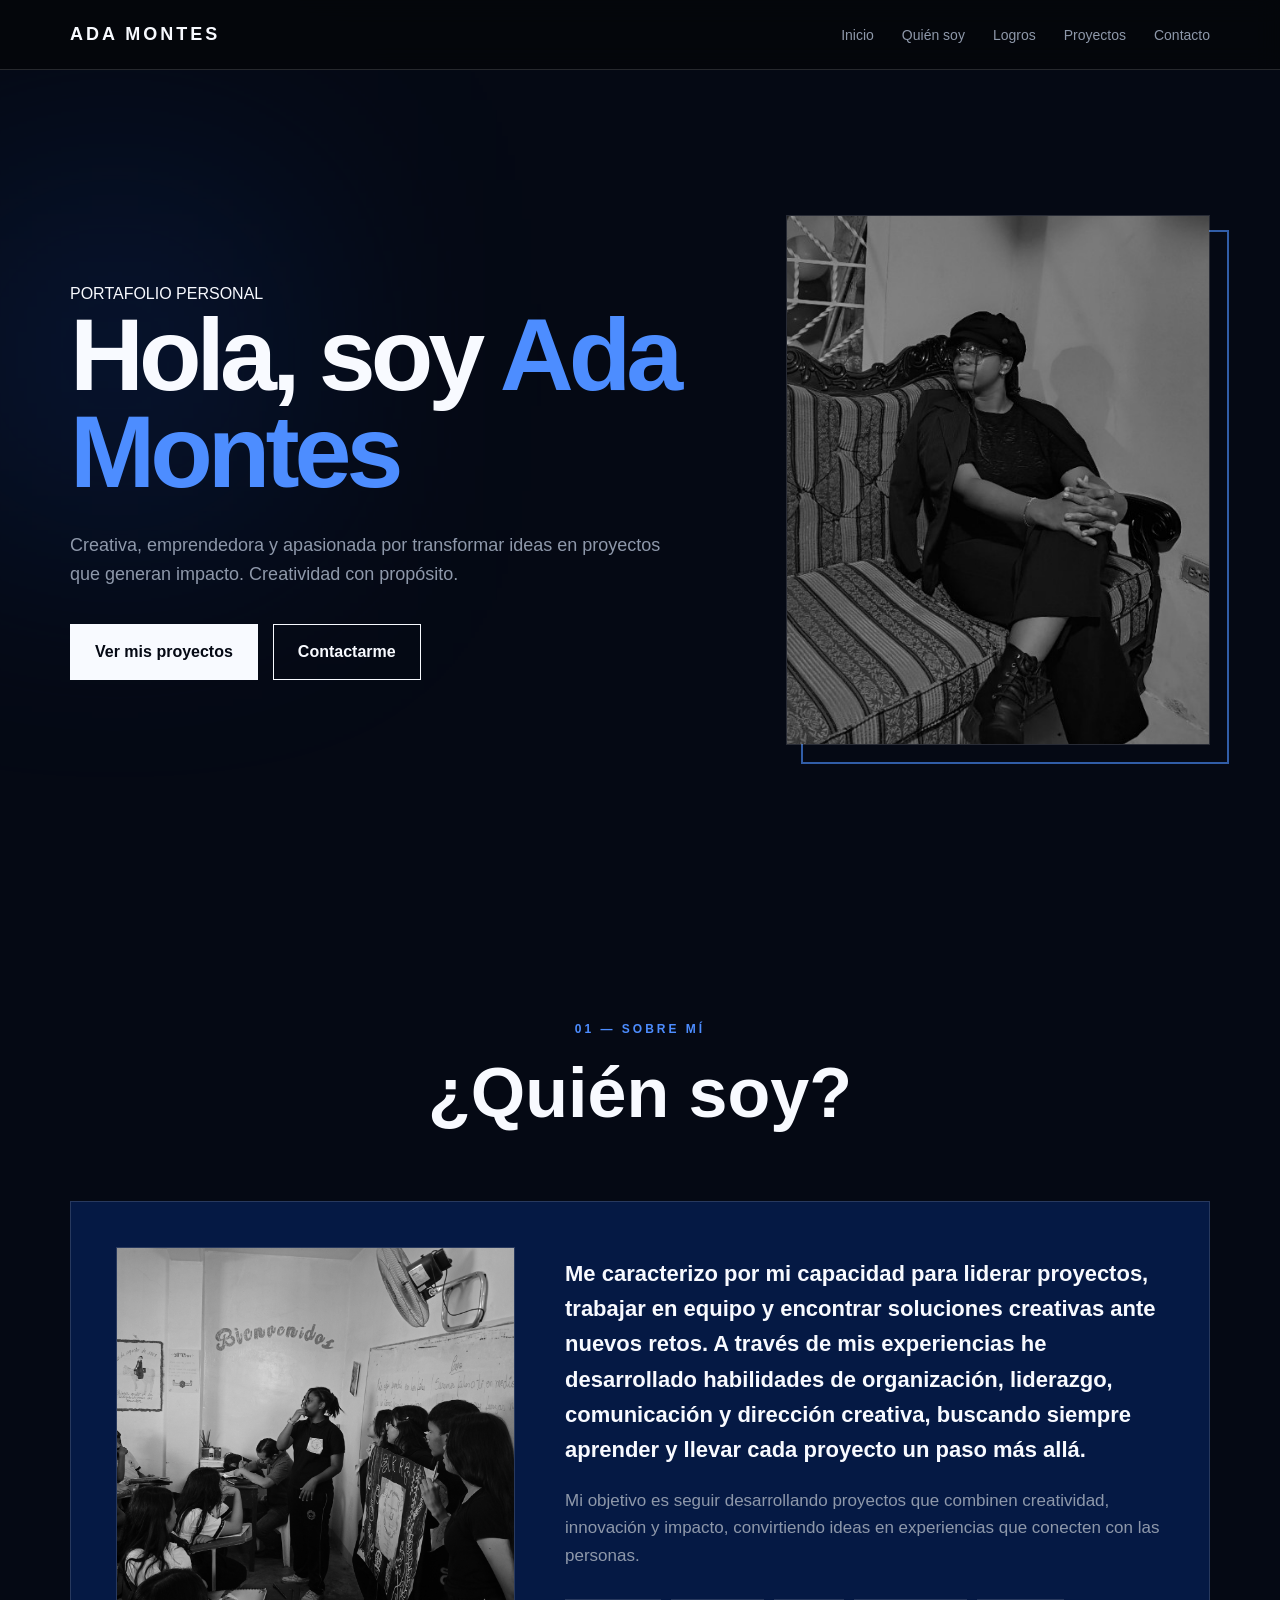
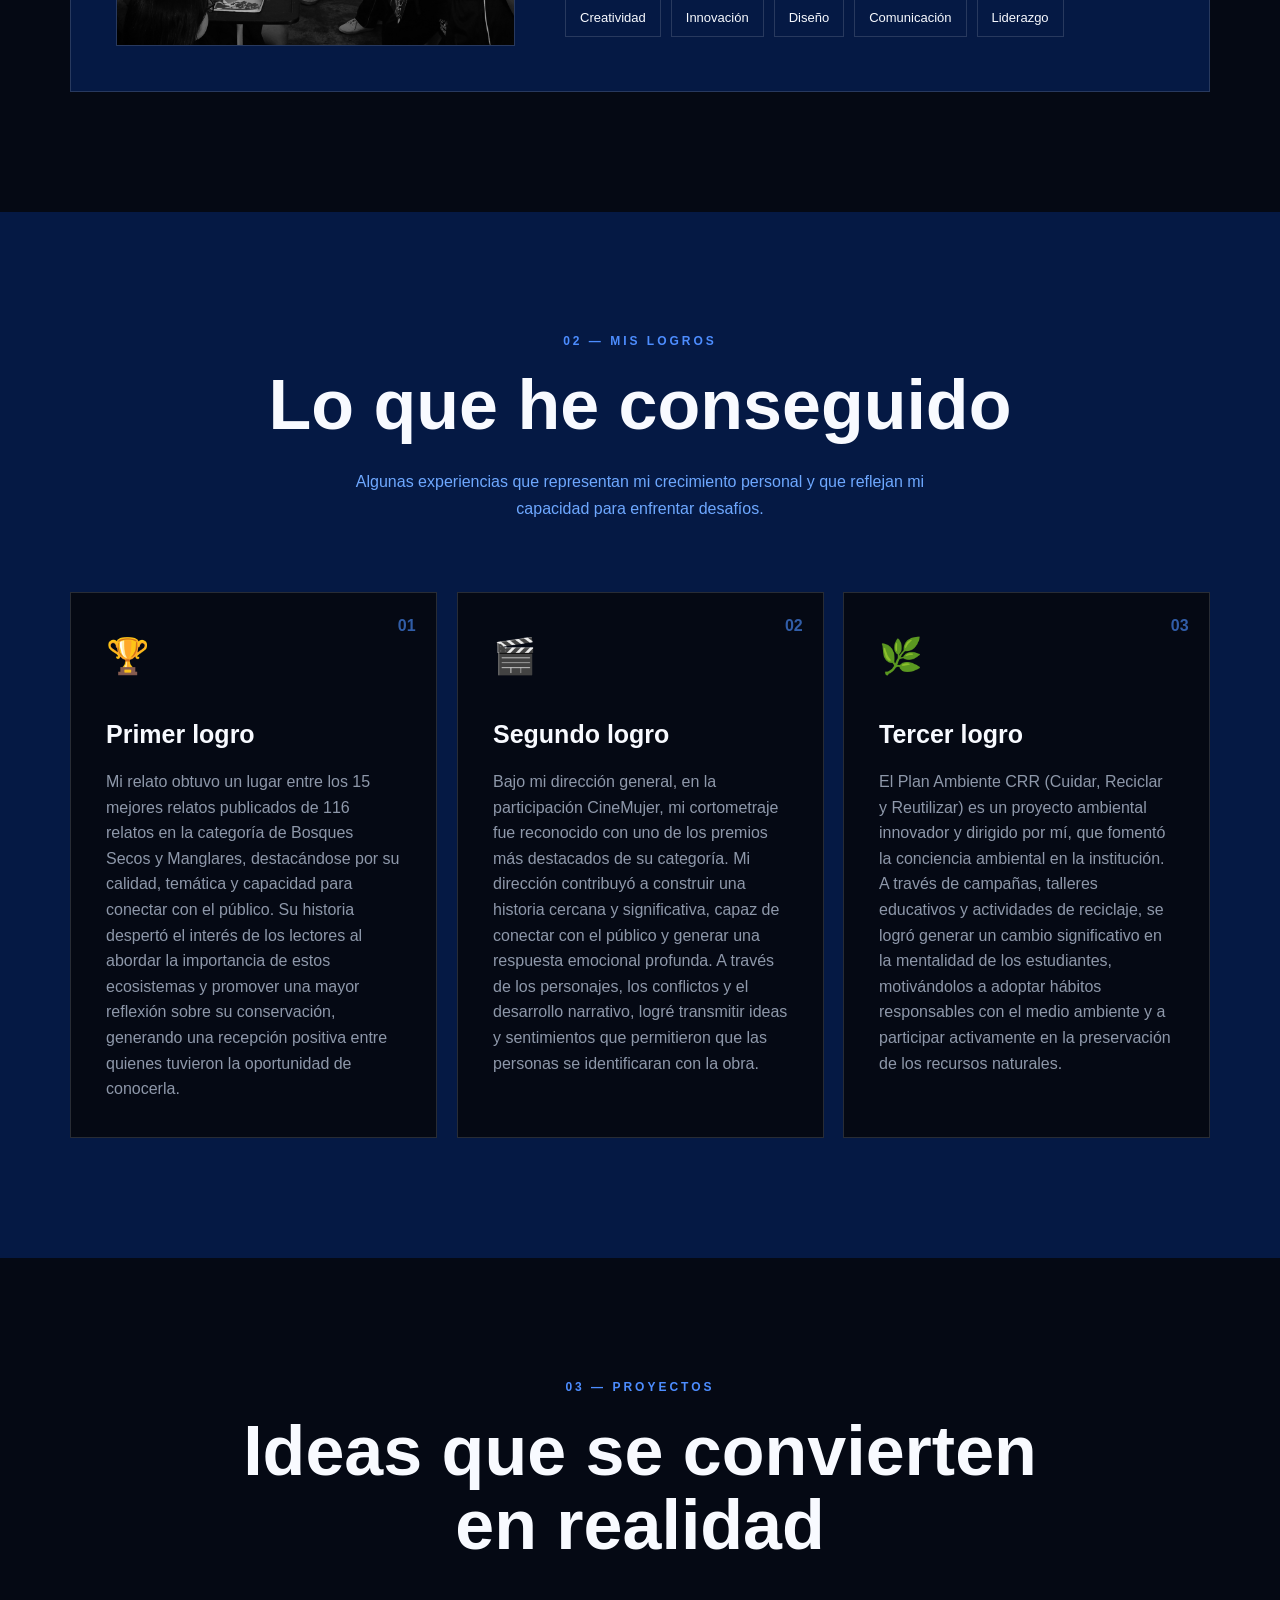
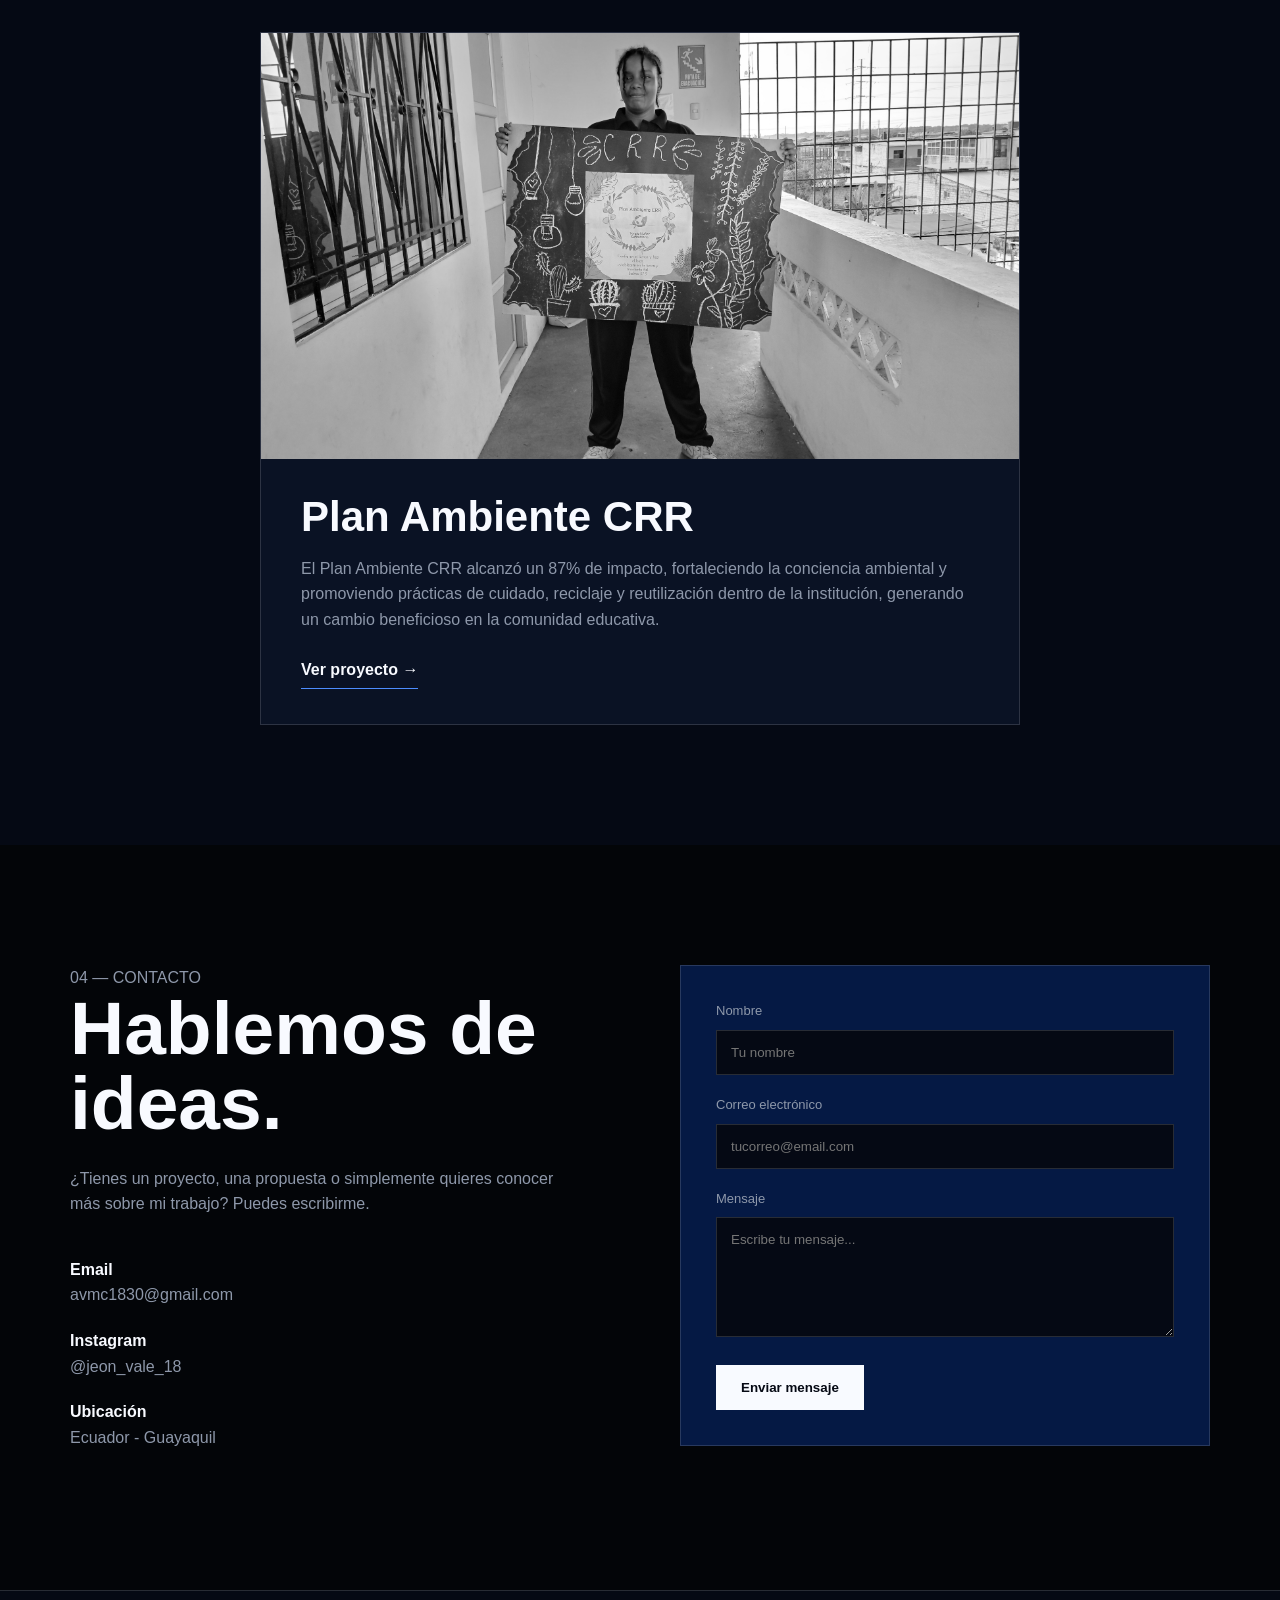
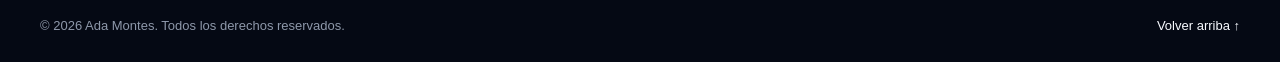
<file: index.html>
<!DOCTYPE html>
<html lang="es">
<head>
    <meta charset="UTF-8">
    <meta name="viewport" content="width=device-width, initial-scale=1.0">

    <meta name="description" content="Portafolio personal de Ada Montes">
    <meta name="author" content="Ada Montes">

    <title>Portafolio | Ada Montes</title>

    <link rel="icon" href="pp2.png" sizes="any">
    <link rel="stylesheet" href="style.css">
</head>

<body>

    <!-- ================= HEADER ================= -->
    <header class="header">

        <nav class="navbar">

            <a href="#inicio" class="logo">
                ADA MONTES
            </a>

            <ul class="nav-menu">
                <li><a href="#inicio">Inicio</a></li>
                <li><a href="#quien-soy">Quién soy</a></li>
                <li><a href="#logros">Logros</a></li>
                <li><a href="#proyectos">Proyectos</a></li>
                <li><a href="#contacto">Contacto</a></li>
            </ul>

        </nav>

    </header>


    <main>

        <!-- ================= INICIO ================= -->
        <section id="inicio" class="hero">

            <div class="hero-content">

                <p class="eyebrow" data-reveal="up">
                    PORTAFOLIO PERSONAL
                </p>

                <h1 data-reveal="up" data-reveal-delay="1">
                    Hola, soy <span>Ada Montes</span>
                </h1>

                <p class="hero-description" data-reveal="up" data-reveal-delay="2">
                    Creativa, emprendedora y apasionada por transformar
                    ideas en proyectos que generan impacto. Creatividad con propósito.
                </p>

                <div class="hero-buttons" data-reveal="up" data-reveal-delay="3">
                    <a href="#proyectos" class="btn">
                        Ver mis proyectos
                    </a>

                    <a href="#contacto" class="btn btn-outline">
                        Contactarme
                    </a>
                </div>

            </div>

            <div class="hero-image" data-reveal="scale" data-reveal-delay="2">

                <img 
                    src="img1.jpg" 
                    alt="Fotografía de Ada Montes"
                >

            </div>

        </section>


        <!-- ================= QUIÉN SOY ================= -->
        <section id="quien-soy" class="section about">

            <div class="section-title" data-reveal="up">
                <p class="eyebrow">01 — SOBRE MÍ</p>

                <h2>
                    ¿Quién soy?
                </h2>
            </div>

            <div class="about-content">

                <div class="about-image" data-reveal="left">

                    <img
                        src="img3.jpg"
                        alt="Ada Montes trabajando en un proyecto"
                    >

                </div>

                <div class="about-text" data-reveal="right">

                    <p>
                       Me caracterizo por mi capacidad para liderar proyectos, trabajar en equipo y encontrar
                       soluciones creativas ante nuevos retos. A través de mis experiencias he desarrollado habilidades
                       de organización, liderazgo, comunicación y dirección creativa, buscando siempre aprender y 
                       llevar cada proyecto un paso más allá.
                    </p>

                    <p>
                       Mi objetivo es seguir desarrollando proyectos que combinen creatividad, innovación 
                       y impacto, convirtiendo ideas en experiencias que conecten con las personas.
                    </p>

                    <div class="skills">

                        <span>Creatividad</span>
                        <span>Innovación</span>
                        <span>Diseño</span>
                        <span>Comunicación</span>
                        <span>Liderazgo</span>

                    </div>

                </div>

            </div>

        </section>


        <!-- ================= LOGROS ================= -->
        <section id="logros" class="section achievements">

            <div class="section-title" data-reveal="up">

                <p class="eyebrow">02 — MIS LOGROS</p>

                <h2>
                    Lo que he conseguido
                </h2>

                <p>
                    Algunas experiencias que representan mi crecimiento
                    personal y que reflejan mi capacidad para enfrentar desafíos.
                </p>

            </div>


            <div class="cards">

                <!-- LOGRO 1 -->
                <article class="card" data-reveal="up">

                    <span class="card-number">
                        01
                    </span>

                    <div class="card-icon">
                        🏆
                    </div>

                    <h3>
                        Primer logro
                    </h3>

                    <p>
                        Mi relato obtuvo un lugar entre los 15 mejores relatos publicados de 116 relatos
                        en la categoría de Bosques Secos y Manglares, destacándose por su calidad, temática
                        y capacidad para conectar con el público. Su historia despertó el interés 
                        de los lectores al abordar la importancia de estos ecosistemas y promover una mayor reflexión
                        sobre su conservación, generando una recepción positiva entre quienes tuvieron la oportunidad de conocerla.
                    </p>

                </article>


                <!-- LOGRO 2 -->
                <article class="card" data-reveal="up" data-reveal-delay="1">

                    <span class="card-number">
                        02
                    </span>

                    <div class="card-icon">
                        🎬
                    </div>

                    <h3>
                        Segundo logro
                    </h3>

                    <p>
                        Bajo mi dirección general, en la participación CineMujer, mi cortometraje fue reconocido con uno de los premios
                        más destacados de su categoría. Mi dirección contribuyó a construir una historia cercana 
                        y significativa, capaz de conectar con el público y generar una respuesta emocional profunda. A través de 
                        los personajes, los conflictos y el desarrollo narrativo, logré transmitir ideas y sentimientos 
                        que permitieron que las personas se identificaran con la obra.
                    </p>

                </article>


                <!-- LOGRO 3 -->
                <article class="card" data-reveal="up" data-reveal-delay="2">

                    <span class="card-number">
                        03
                    </span>

                    <div class="card-icon">
                        🌿
                    </div>

                    <h3>
                        Tercer logro
                    </h3>

                    <p>
                        El Plan Ambiente CRR (Cuidar, Reciclar y Reutilizar) es un proyecto ambiental innovador y dirigido por mí, que fomentó
                        la conciencia ambiental en la institución. A través de campañas,
                        talleres educativos y actividades de reciclaje, se logró generar un cambio significativo en la mentalidad
                        de los estudiantes, motivándolos a adoptar hábitos responsables con el medio ambiente
                        y a participar activamente en la preservación de los recursos naturales.
                    </p>

                </article>

            </div>

        </section>


        <!-- ================= PROYECTOS ================= -->
        <section id="proyectos" class="section projects">

            <div class="section-title" data-reveal="up">

                <p class="eyebrow">03 — PROYECTOS</p>

                <h2>
                    Ideas que se convierten en realidad
                </h2>

            </div>


            <div class="projects-grid">

                <!-- PROYECTO 1 -->
                <article class="project" data-reveal="scale">

                    <div class="project-image">

                        <img
                            src="img7.jpg"
                            alt="Imagen del primer proyecto"
                        >

                    </div>

                    <div class="project-content">
                        
                        <h3>
                            <strong>
                                 Plan Ambiente CRR
                            </strong>
                        </h3>

                        <p>
                           El Plan Ambiente CRR alcanzó un 87% de impacto, fortaleciendo la conciencia ambiental
                           y promoviendo prácticas de cuidado, reciclaje y reutilización dentro de la institución, generando un cambio beneficioso en la comunidad educativa.
                        </p>

                        <a href="Plan-CRR.pdf" class="project-link">
                            Ver proyecto →
                        </a>

                    </div>

                </article>

            </div>

        </section>


        <!-- ================= CONTACTO ================= -->
        <section id="contacto" class="section contact">

            <div class="contact-content">

                <div class="contact-text" data-reveal="left">

                    <p class="eyebrow">
                        04 — CONTACTO
                    </p>

                    <h2>
                        Hablemos de ideas.
                    </h2>

                    <p>
                        ¿Tienes un proyecto, una propuesta o simplemente
                        quieres conocer más sobre mi trabajo?
                        Puedes escribirme.
                    </p>

                    <div class="contact-info">

                        <p>
                            <strong>Email</strong><br>
                            avmc1830@gmail.com
                        </p>

                        <p>
                            <strong>Instagram</strong><br>
                            @jeon_vale_18
                        </p>

                        <p>
                            <strong>Ubicación</strong><br>
                            Ecuador - Guayaquil
                        </p>

                    </div>

                </div>


<!-- FORMULARIO -->
<div class="contact-form" data-reveal="right">

    <form 
        action="https://formspree.io/f/meaqzokr"
        method="POST"
    >

        <div class="form-group">

            <label for="nombre">
                Nombre
            </label>

            <input
                type="text"
                id="nombre"
                name="nombre"
                placeholder="Tu nombre"
                required
            >

        </div>


        <div class="form-group">

            <label for="email">
                Correo electrónico
            </label>

            <input
                type="email"
                id="email"
                name="email"
                placeholder="tucorreo@email.com"
                required
            >

        </div>


        <div class="form-group">

            <label for="mensaje">
                Mensaje
            </label>

            <textarea
                id="mensaje"
                name="mensaje"
                rows="6"
                placeholder="Escribe tu mensaje..."
                required
            ></textarea>

        </div>


        <button type="submit" class="btn">
            Enviar mensaje
        </button>

    </form>

 </div>

            </div>

        </section>

    </main>

    <!-- ================= FOOTER ================= -->
    <footer class="footer">

        <div class="footer-content">

            <p>
                © 2026 Ada Montes. Todos los derechos reservados.
            </p>

            <a href="#inicio">
                Volver arriba ↑
            </a>

        </div>

    </footer>


    <!-- ================= JAVASCRIPT ================= -->
    <script src="script.js"></script>

</body>
</html>
</file>
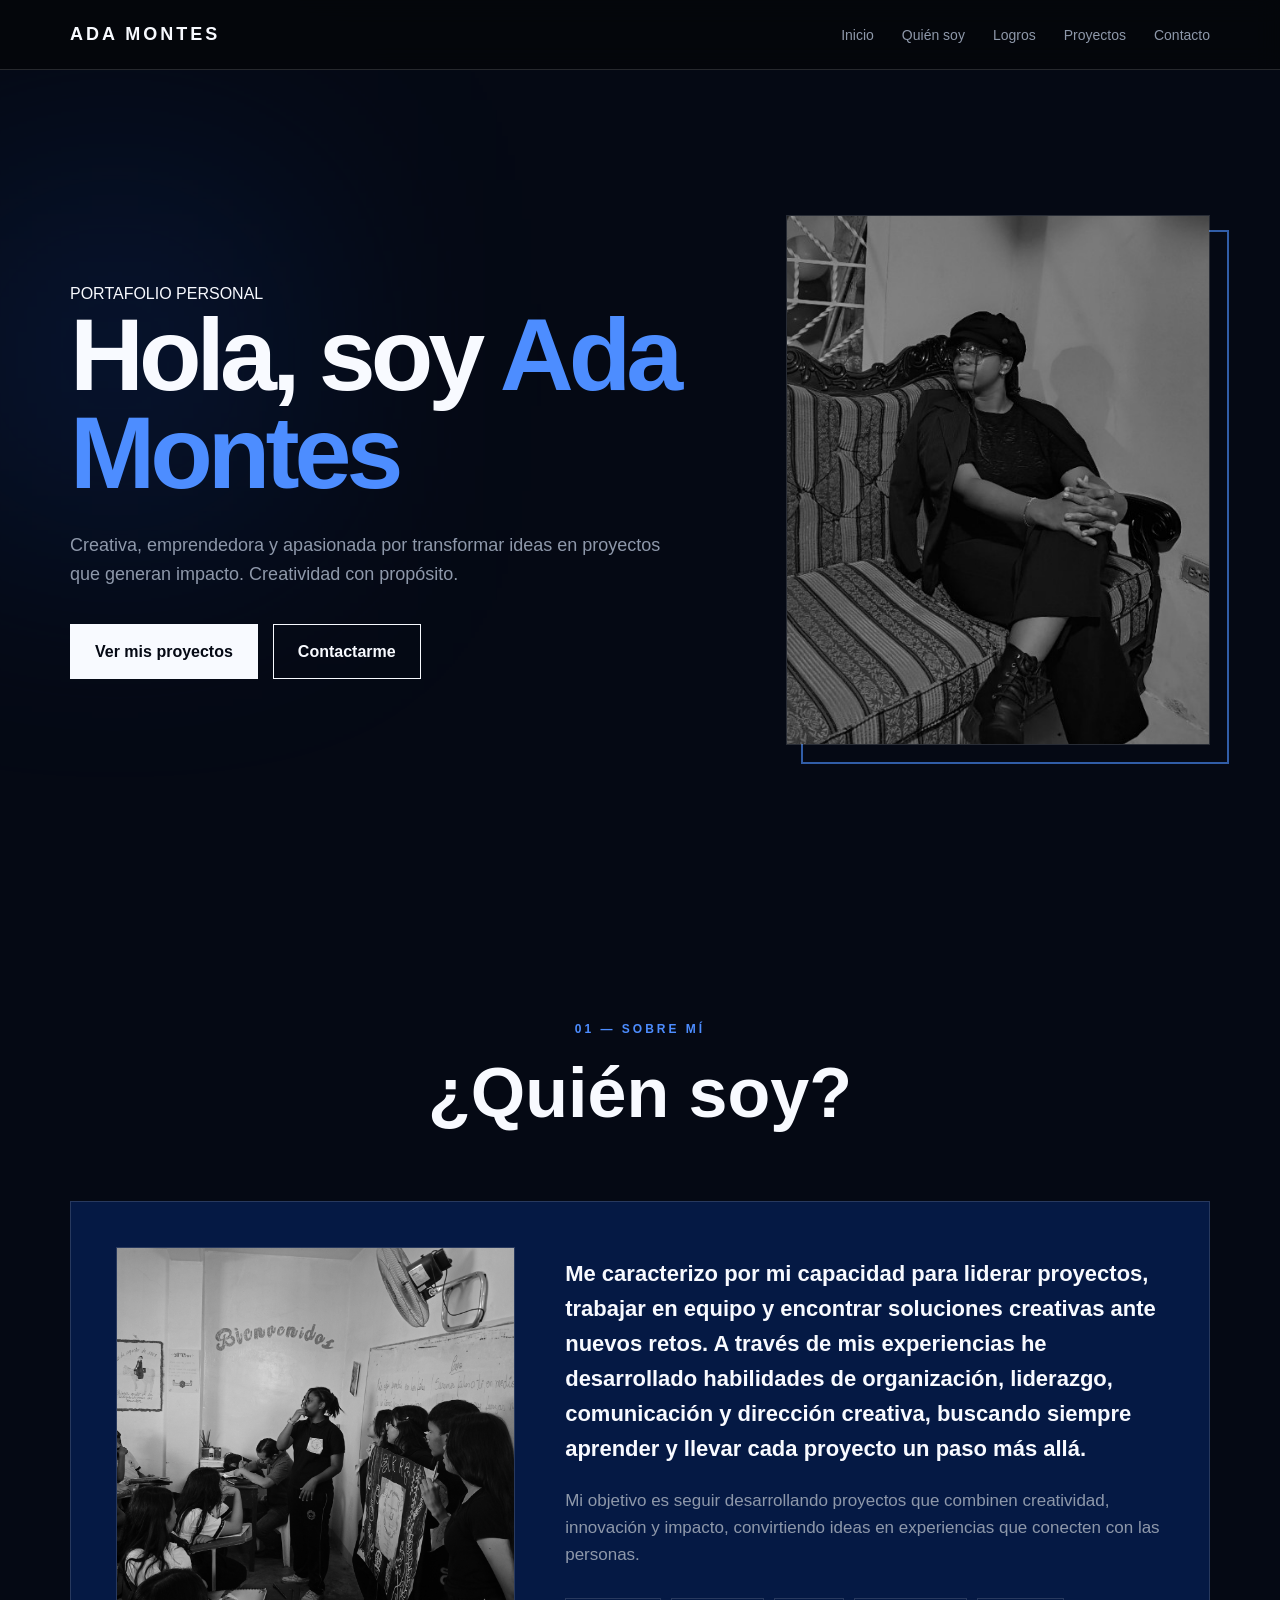
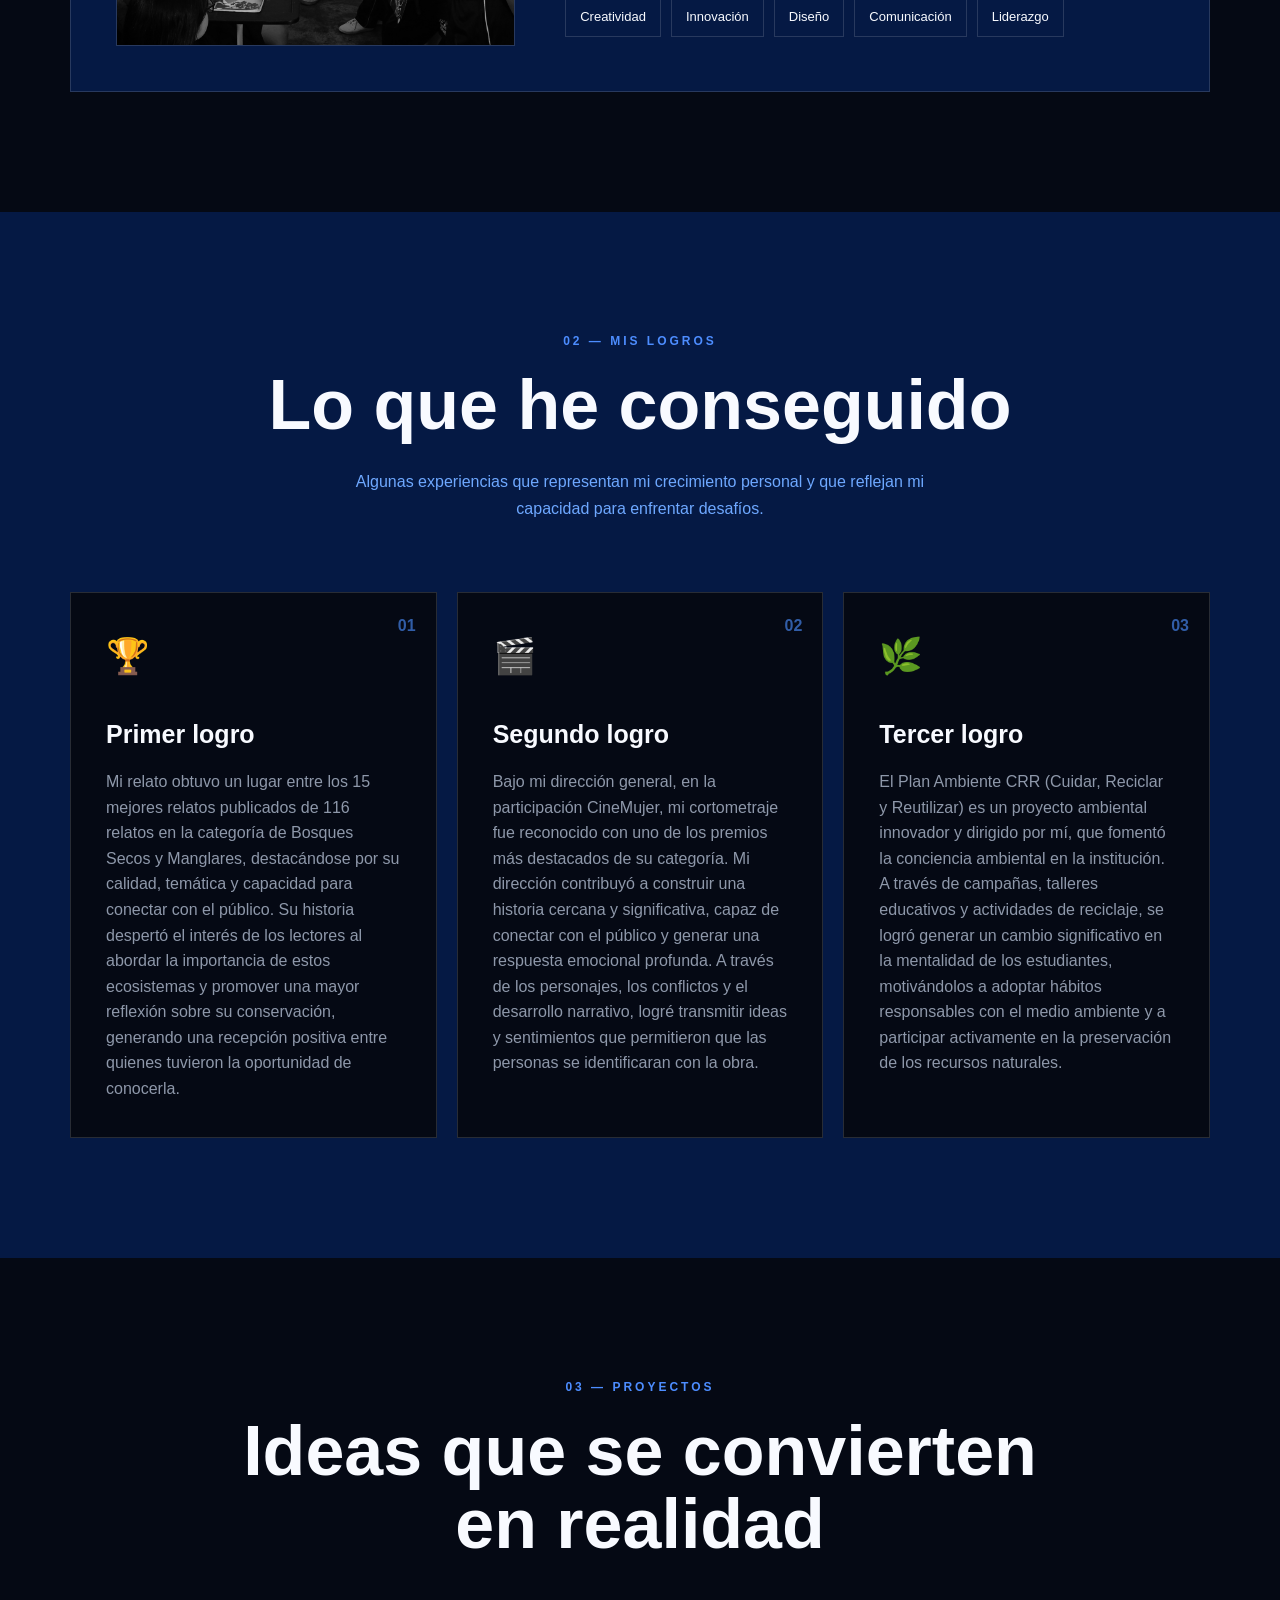
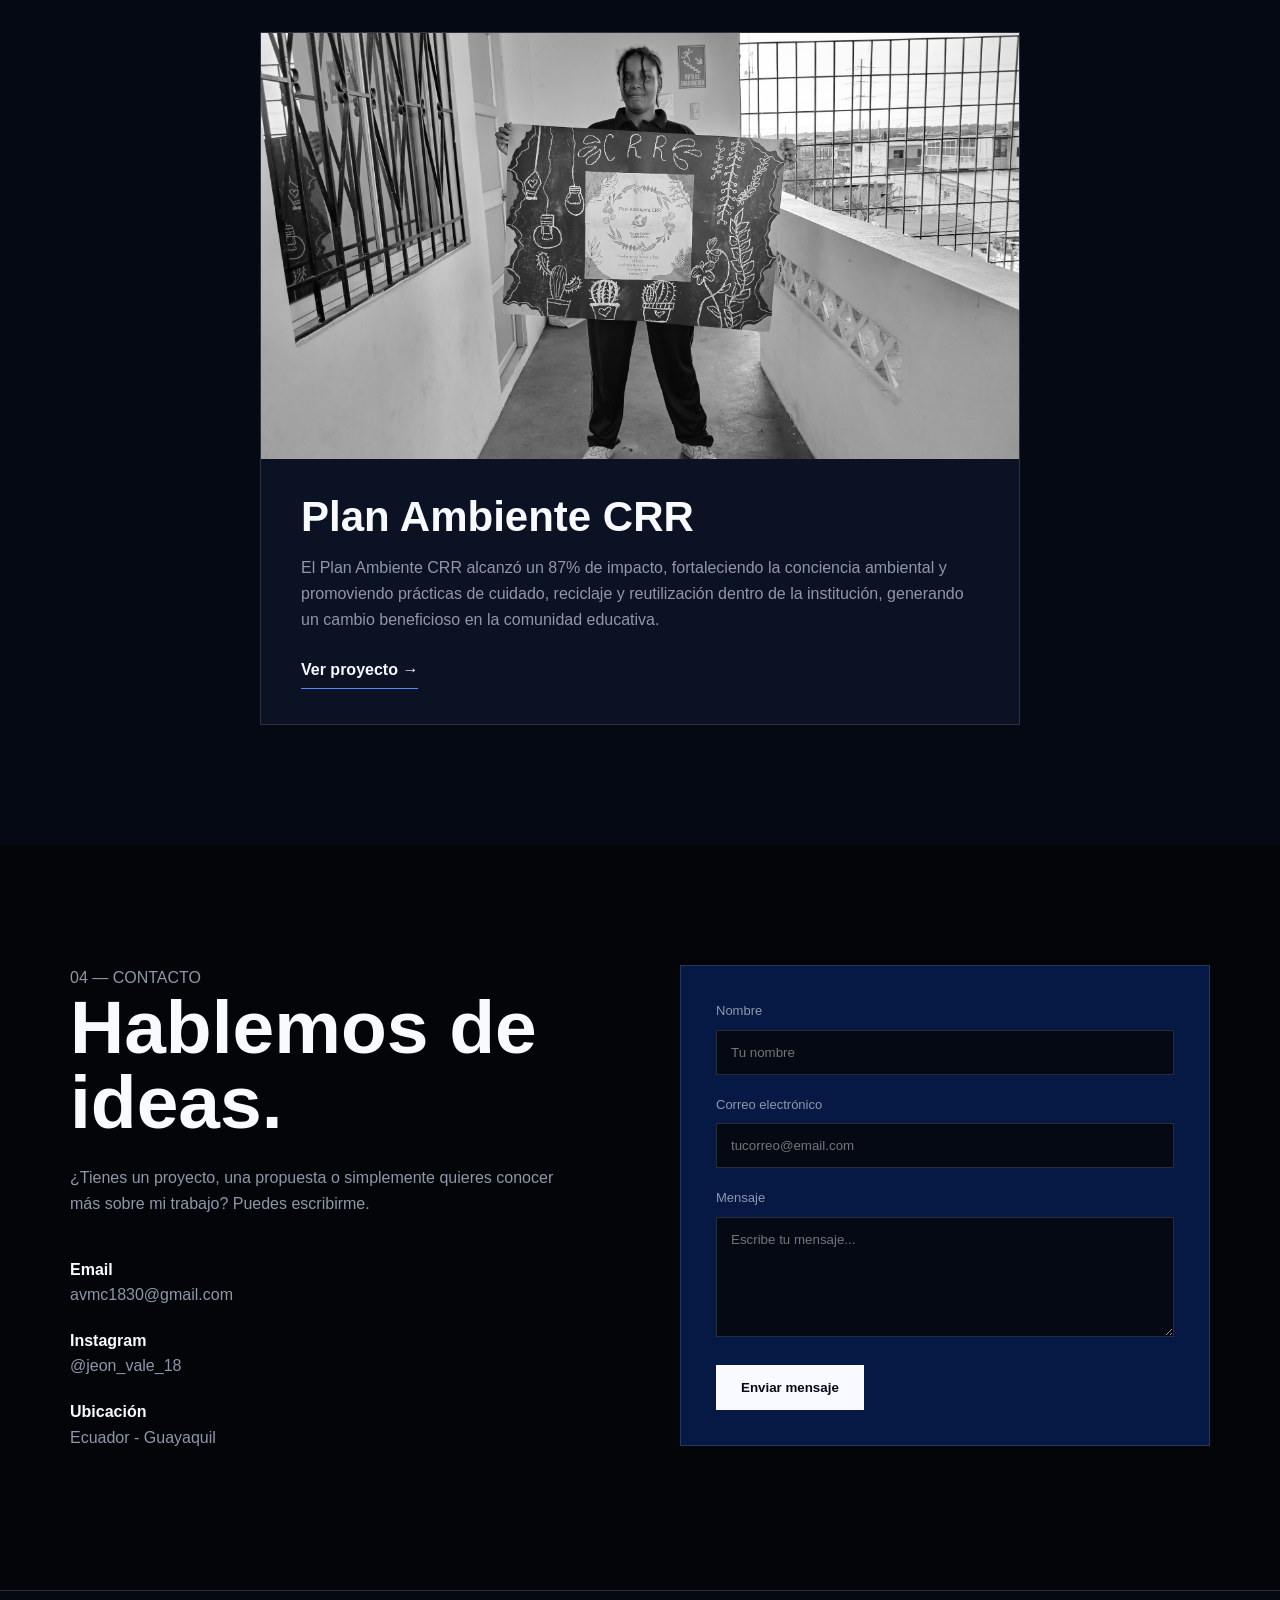
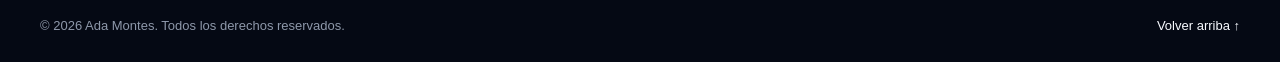
<file: index (2).html>
<!DOCTYPE html>
<html lang="es">
<head>
    <meta charset="UTF-8">
    <meta name="viewport" content="width=device-width, initial-scale=1.0">

    <meta name="description" content="Portafolio personal de Ada Montes">
    <meta name="author" content="Ada Montes">

    <title>Portafolio | Ada Montes</title>

    <link rel="icon" href="pp2.png" sizes="any">
    <link rel="stylesheet" href="style.css">
</head>

<body>

    <!-- ================= HEADER ================= -->
    <header class="header">

        <nav class="navbar">

            <a href="#inicio" class="logo">
                ADA MONTES
            </a>

            <ul class="nav-menu">
                <li><a href="#inicio">Inicio</a></li>
                <li><a href="#quien-soy">Quién soy</a></li>
                <li><a href="#logros">Logros</a></li>
                <li><a href="#proyectos">Proyectos</a></li>
                <li><a href="#contacto">Contacto</a></li>
            </ul>

        </nav>

    </header>


    <main>

        <!-- ================= INICIO ================= -->
        <section id="inicio" class="hero">

            <div class="hero-content">

                <p class="eyebrow">
                    PORTAFOLIO PERSONAL
                </p>

                <h1>
                    Hola, soy <span>Ada Montes</span>
                </h1>

                <p class="hero-description">
                    Creativa, emprendedora y apasionada por transformar
                    ideas en proyectos que generan impacto. Creatividad con propósito.
                </p>

                <div class="hero-buttons">
                    <a href="#proyectos" class="btn">
                        Ver mis proyectos
                    </a>

                    <a href="#contacto" class="btn btn-outline">
                        Contactarme
                    </a>
                </div>

            </div>

            <div class="hero-image">

                <img 
                    src="img1.jpg" 
                    alt="Fotografía de Ada Montes"
                >

            </div>

        </section>


        <!-- ================= QUIÉN SOY ================= -->
        <section id="quien-soy" class="section about">

            <div class="section-title">
                <p class="eyebrow">01 — SOBRE MÍ</p>

                <h2>
                    ¿Quién soy?
                </h2>
            </div>

            <div class="about-content">

                <div class="about-image">

                    <img
                        src="img3.jpg"
                        alt="Ada Montes trabajando en un proyecto"
                    >

                </div>

                <div class="about-text">

                    <p>
                       Me caracterizo por mi capacidad para liderar proyectos, trabajar en equipo y encontrar
                       soluciones creativas ante nuevos retos. A través de mis experiencias he desarrollado habilidades
                       de organización, liderazgo, comunicación y dirección creativa, buscando siempre aprender y 
                       llevar cada proyecto un paso más allá.

                    <p>
                       Mi objetivo es seguir desarrollando proyectos que combinen creatividad, innovación 
                       y impacto, convirtiendo ideas en experiencias que conecten con las personas.
                    </p>

                    <div class="skills">

                        <span>Creatividad</span>
                        <span>Innovación</span>
                        <span>Diseño</span>
                        <span>Comunicación</span>
                        <span>Liderazgo</span>

                    </div>

                </div>

            </div>

        </section>


        <!-- ================= LOGROS ================= -->
        <section id="logros" class="section achievements">

            <div class="section-title">

                <p class="eyebrow">02 — MIS LOGROS</p>

                <h2>
                    Lo que he conseguido
                </h2>

                <p>
                    Algunas experiencias que representan mi crecimiento
                    personal y que reflejan mi capacidad para enfrentar desafíos.
                </p>

            </div>


            <div class="cards">

                <!-- LOGRO 1 -->
                <article class="card">

                    <span class="card-number">
                        01
                    </span>

                    <div class="card-icon">
                        🏆
                    </div>

                    <h3>
                        Primer logro
                    </h3>

                    <p>
                        Mi relato obtuvo un lugar entre los 15 mejores relatos publicados de 116 relatos
                        en la categoría de Bosques Secos y Manglares, destacándose por su calidad, temática
                        y capacidad para conectar con el público. Su historia despertó el interés 
                        de los lectores al abordar la importancia de estos ecosistemas y promover una mayor reflexión
                        sobre su conservación, generando una recepción positiva entre quienes tuvieron la oportunidad de conocerla.
                    </p>

                </article>


                <!-- LOGRO 2 -->
                <article class="card">

                    <span class="card-number">
                        02
                    </span>

                    <div class="card-icon">
                        🎬
                    </div>

                    <h3>
                        Segundo logro
                    </h3>

                    <p>
                        Bajo mi dirección general, en la participación CineMujer, mi cortometraje fue reconocido con uno de los premios
                        más destacados de su categoría. Mi dirección contribuyó a construir una historia cercana 
                        y significativa, capaz de conectar con el público y generar una respuesta emocional profunda. A través de 
                        los personajes, los conflictos y el desarrollo narrativo, logré transmitir ideas y sentimientos 
                        que permitieron que las personas se identificaran con la obra.
                    </p>

                </article>


                <!-- LOGRO 3 -->
                <article class="card">

                    <span class="card-number">
                        03
                    </span>

                    <div class="card-icon">
                        🌿
                    </div>

                    <h3>
                        Tercer logro
                    </h3>

                    <p>
                        El Plan Ambiente CRR (Cuidar, Reciclar y Reutilizar) es un proyecto ambiental innovador y dirigido por mí, que fomentó
                        la conciencia ambiental en la institución. A través de campañas,
                        talleres educativos y actividades de reciclaje, se logró generar un cambio significativo en la mentalidad
                        de los estudiantes, motivándolos a adoptar hábitos responsables con el medio ambiente
                        y a participar activamente en la preservación de los recursos naturales.
                    </p>

                </article>

            </div>

        </section>


        <!-- ================= PROYECTOS ================= -->
        <section id="proyectos" class="section projects">

            <div class="section-title">

                <p class="eyebrow">03 — PROYECTOS</p>

                <h2>
                    Ideas que se convierten en realidad
                </h2>

            </div>


            <div class="projects-grid">

                <!-- PROYECTO 1 -->
                <article class="project">

                    <div class="project-image">

                        <img
                            src="img7.jpg"
                            alt="Imagen del primer proyecto"
                        >

                    </div>

                    <div class="project-content">
                        
                        <h3>
                            <strong>
                                 Plan Ambiente CRR
                            </strong>
                        </h3>

                        <p>
                           El Plan Ambiente CRR alcanzó un 87% de impacto, fortaleciendo la conciencia ambiental
                           y promoviendo prácticas de cuidado, reciclaje y reutilización dentro de la institución, generando un cambio beneficioso en la comunidad educativa.
                        </p>

                        <a href="Plan-CRR.pdf" class="project-link">
                            Ver proyecto →
                        </a>

                    </div>

        </section>


        <!-- ================= CONTACTO ================= -->
        <section id="contacto" class="section contact">

            <div class="contact-content">

                <div class="contact-text">

                    <p class="eyebrow">
                        04 — CONTACTO
                    </p>

                    <h2>
                        Hablemos de ideas.
                    </h2>

                    <p>
                        ¿Tienes un proyecto, una propuesta o simplemente
                        quieres conocer más sobre mi trabajo?
                        Puedes escribirme.
                    </p>

                    <div class="contact-info">

                        <p>
                            <strong>Email</strong><br>
                            avmc1830@gmail.com
                        </p>

                        <p>
                            <strong>Instagram</strong><br>
                            @jeon_vale_18
                        </p>

                        <p>
                            <strong>Ubicación</strong><br>
                            Ecuador - Guayaquil
                        </p>

                    </div>

                </div>


<!-- FORMULARIO -->
<div class="contact-form">

    <form 
        action=https://formspree.io/f/meaqzokr
        method="POST"
    >

        <div class="form-group">

            <label for="nombre">
                Nombre
            </label>

            <input
                type="text"
                id="nombre"
                name="nombre"
                placeholder="Tu nombre"
                required
            >

        </div>


        <div class="form-group">

            <label for="email">
                Correo electrónico
            </label>

            <input
                type="email"
                id="email"
                name="email"
                placeholder="tucorreo@email.com"
                required
            >

        </div>


        <div class="form-group">

            <label for="mensaje">
                Mensaje
            </label>

            <textarea
                id="mensaje"
                name="mensaje"
                rows="6"
                placeholder="Escribe tu mensaje..."
                required
            ></textarea>

        </div>


        <button type="submit" class="btn">
            Enviar mensaje
        </button>

    </form>

 </div>

</section>

    <!-- ================= FOOTER ================= -->
    <footer class="footer">

        <div class="footer-content">

            <p>
                © 2026 Ada Montes. Todos los derechos reservados.
            </p>

            <a href="#inicio">
                Volver arriba ↑
            </a>

        </div>

    </footer>


    <!-- ================= JAVASCRIPT ================= -->
    <script src="script.js"></script>

</body>
</html>
</file>
<file: style.css>
/* =====================================================
   PORTAFOLIO PERSONAL — ADA MONTES
   PALETA: AZUL OSCURO · NEGRO · BLANCO
   ===================================================== */


/* ================= VARIABLES ================= */

:root {

  --negro: #050914;
  --negro-suave: #0A1224;

  --azul: #051944;
  --azul-claro: #315da7;

  --blanco: #F8FAFF;
  --gris: #8e98aa;

  --borde: rgba(255, 255, 255, 0.14);

  --azul-brillante: #4D8DFF;
  --azul-suave: #7EA9FF;
}


/* ================= RESET ================= */

* {
  margin: 0;
  padding: 0;
  box-sizing: border-box;
}

html {
  scroll-behavior: smooth;
}

body {
  font-family: 'Segoe UI', 'Helvetica Neue', Helvetica, Arial, sans-serif;
  background: var(--negro);
  color: var(--blanco);
  line-height: 1.6;
}

img {
  width: 100%;
  display: block;
}

a {
  color: inherit;
  text-decoration: none;
}


/* ================= HEADER ================= */

.header {
  position: fixed;
  top: 0;
  left: 0;
  width: 100%;
  z-index: 1000;

  background: rgba(5, 7, 10, 0.85);
  backdrop-filter: blur(12px);

  border-bottom: 1px solid var(--borde);
}

.navbar {
  max-width: 1200px;
  margin: auto;

  padding: 20px 30px;

  display: flex;
  align-items: center;
  justify-content: space-between;
}

.logo {
  font-size: 18px;
  font-weight: 800;
  letter-spacing: 3px;

  color: var(--blanco);

  transition: 0.3s;
}

.logo:hover {
  color: var(--azul-suave);
}

.nav-menu {
  display: flex;
  gap: 28px;
  list-style: none;
}

.nav-menu a {
  font-size: 14px;
  color: var(--gris);

  position: relative;

  transition: 0.3s;
}

.nav-menu a:hover {
  color: var(--blanco);
}

.nav-menu a::after {
  content: "";

  position: absolute;
  left: 0;
  bottom: -7px;

  width: 0;
  height: 2px;

  background: var(--azul-brillante);

  transition: width 0.3s;
}

.nav-menu a:hover::after {
  width: 100%;
}


/* =====================================================
   SECCIONES
   ===================================================== */

.section {
  width: 100%;
  max-width: 1200px;

  margin: 0 auto;

  padding: 120px 30px;
}


/* ================= TÍTULOS ================= */

.section-title {
  width: 100%;
  max-width: 850px;

  margin: 0 auto 70px;

  text-align: center;
}

.section-title .eyebrow {
  display: block;

  color: var(--azul-brillante);

  font-size: 12px;
  font-weight: bold;

  letter-spacing: 3px;

  margin-bottom: 18px;

  text-align: center;
}

.section-title h2 {
  display: block;

  font-size: clamp(40px, 6vw, 70px);

  line-height: 1.05;

  margin: 0 0 25px;

  text-align: center;
}

.section-title p:last-child {
  display: block;

  max-width: 600px;

  margin: 0 auto;

  color: #6ea8ff;

  line-height: 1.7;

  text-align: center;
}


/* ================= HERO ================= */

.hero {
  min-height: 100vh;

  max-width: 1200px;
  margin: auto;

  padding: 140px 30px 80px;

  display: grid;

  grid-template-columns: 1.2fr 0.8fr;

  align-items: center;

  gap: 80px;

  position: relative;
}

.hero::before {
  content: "";

  position: absolute;

  width: 350px;
  height: 350px;

  background: #0b2c68;

  filter: blur(120px);

  opacity: 0.35;

  top: 20%;
  left: -100px;

  z-index: -1;
}

.hero-content {
  min-width: 0;
  /* evita que el grid ensanche esta celda al ancho natural del contenido */
}

.hero h1 {
  font-size: clamp(55px, 8vw, 105px);

  line-height: 0.95;

  letter-spacing: -5px;

  margin-bottom: 30px;
}

.hero h1 span {
  color: var(--azul-brillante);
}

.hero-description {
  max-width: 600px;

  color: var(--gris);

  font-size: 18px;

  margin-bottom: 35px;
}


/* ================= BOTONES ================= */

.hero-buttons {
  display: flex;

  gap: 15px;

  flex-wrap: wrap;
}

.btn {
  display: inline-block;

  padding: 14px 24px;

  background: var(--blanco);

  color: var(--negro);

  border: 1px solid var(--blanco);

  font-weight: bold;

  transition: 0.3s;
}

.btn:hover {
  background: var(--azul-brillante);

  border-color: var(--azul-brillante);

  color: var(--blanco);

  transform: translateY(-3px);
}

.btn-outline {
  background: transparent;

  color: var(--blanco);
}

.btn-outline:hover {
  background: var(--blanco);

  color: var(--negro);
}


/* ================= IMAGEN HERO ================= */

.hero-image {
  position: relative;
  min-width: 0;
  /* evita que el grid ensanche la celda al tamaño natural de la foto */
}

.hero-image img {
  aspect-ratio: 4 / 5;

  object-fit: cover;

  border: 1px solid var(--borde);

  filter: grayscale(100%);

  transition: 0.5s;
}

.hero-image:hover img {
  filter: grayscale(0%);

  transform: translate(-8px, -8px);
}

.hero-image::after {
  content: "";

  position: absolute;

  width: 100%;
  height: 100%;

  border: 2px solid var(--azul-claro);

  top: 15px;
  left: 15px;

  z-index: -1;
}

/* ================= SOBRE MÍ ================= */

.about-content {
  display: grid;

  grid-template-columns: 0.8fr 1.2fr;

  gap: 50px;

  align-items: center;

  padding: 45px;

  background: var(--azul);

  border: 1px solid var(--borde);

  position: relative;

  transition: 0.4s;

  min-width: 0;
}

.about-content:hover {
  transform: translateY(-6px);

  border-color: var(--azul-brillante);

  box-shadow: 0 20px 50px rgba(0, 0, 0, 0.35);
}


/* IMAGEN */

.about-image {
  position: relative;
  min-width: 0;
  /* evita que el grid ensanche la celda al tamaño natural de la foto */
}

.about-image img {
  aspect-ratio: 1 / 1;

  object-fit: cover;

  filter: grayscale(100%);

  border: 1px solid var(--borde);

  transition: 0.5s;
}

.about-image img:hover {
  filter: grayscale(0%);
}


/* TEXTO */

.about-text {
  color: var(--gris);

  font-size: 17px;

  min-width: 0;
}

.about-text p {
  margin-bottom: 20px;
}

.about-text p:first-child {
  color: var(--blanco);

  font-size: 22px;

  font-weight: 600;
}

/* ================= HABILIDADES ================= */

.skills {
  display: flex;

  flex-wrap: wrap;

  gap: 10px;

  margin-top: 30px;
}

.skills span {
  padding: 8px 14px;

  border: 1px solid var(--borde);

  color: var(--blanco);

  font-size: 13px;

  transition: 0.3s;
}

.skills span:hover {
  background: var(--negro);

  border-color: var(--azul-brillante);

  color: var(--azul-suave);
}

/* ================= LOGROS ================= */

.achievements {
  background: var(--azul);

  max-width: none;

  padding-left: max(30px, calc((100% - 1140px) / 2));

  padding-right: max(30px, calc((100% - 1140px) / 2));
}

.cards {
  display: grid;

  grid-template-columns: repeat(3, 1fr);

  gap: 20px;
}

.card {
  position: relative;

  padding: 35px;

  background: var(--negro);

  border: 1px solid var(--borde);

  min-height: 300px;

  transition: 0.4s;
}

.card:hover {
  transform: translateY(-8px);

  border-color: var(--azul-brillante);
}

.card-number {
  position: absolute;

  top: 20px;
  right: 20px;

  color: var(--azul-claro);

  font-weight: bold;
}

.card-icon {
  font-size: 35px;

  margin-bottom: 30px;
}

.card h3 {
  font-size: 25px;

  margin-bottom: 15px;
}

.card p {
  color: var(--gris);
}


/* ================= PROYECTOS ================= */

.projects-grid {
  display: flex;

  justify-content: center;

  width: 100%;
}

.project {
  width: min(760px, 100%);

  background: var(--negro-suave);

  border: 1px solid var(--borde);

  overflow: hidden;

  transition: 0.4s;

  position: relative;
}

.project:hover {
  transform: translateY(-8px);

  border-color: var(--azul-brillante);

  box-shadow: 0 20px 50px rgba(0, 0, 0, 0.35);
}

.project-image {
  overflow: hidden;

  position: relative;
}

.project-image img {
  width: 100%;

  aspect-ratio: 16 / 9;

  object-fit: cover;

  filter: grayscale(100%);

  transition: 0.6s;
}

.project:hover .project-image img {
  filter: grayscale(0%);

  transform: scale(1.04);
}

.project-content {
  padding: 35px 40px;
}

.project-category {
  color: var(--azul-brillante);

  font-size: 11px;

  font-weight: bold;

  letter-spacing: 3px;

  margin-bottom: 12px;
}

.project h3 {
  font-size: clamp(28px, 4vw, 42px);

  line-height: 1.1;

  margin-bottom: 15px;

  color: var(--blanco);
}

.project p {
  color: var(--gris);

  max-width: 700px;

  margin-bottom: 25px;

  font-size: 16px;
}

.project-link {
  display: inline-flex;

  align-items: center;

  gap: 8px;

  color: var(--blanco);

  font-weight: bold;

  border-bottom: 1px solid var(--azul-brillante);

  padding-bottom: 5px;

  transition: 0.3s;
}

.project-link:hover {
  color: var(--azul-brillante);

  gap: 14px;
}


/* ================= CONTACTO ================= */

.contact {
  max-width: none;

  background: #030508;

  padding-left: max(30px, calc((100% - 1140px) / 2));

  padding-right: max(30px, calc((100% - 1140px) / 2));
}

.contact-content {
  display: grid;

  grid-template-columns: 1fr 1fr;

  gap: 80px;

  align-items: start;

  min-width: 0;
}

.contact-text {
  min-width: 0;
}

.contact-text h2 {
  font-size: clamp(45px, 6vw, 75px);

  line-height: 1;

  margin-bottom: 25px;
}

.contact-text>p {
  color: var(--gris);

  max-width: 500px;
}

.contact-info {
  margin-top: 40px;
}

.contact-info p {
  margin-bottom: 20px;

  color: var(--gris);
}

.contact-info strong {
  color: var(--blanco);
}


/* ================= FORMULARIO ================= */

.contact-form {
  background: var(--azul);

  padding: 35px;

  border: 1px solid var(--borde);

  min-width: 0;
}

.form-group {
  margin-bottom: 20px;
}

.form-group label {
  display: block;

  margin-bottom: 8px;

  font-size: 13px;

  color: var(--gris);
}

.form-group input,
.form-group textarea {
  width: 100%;

  padding: 14px;

  background: var(--negro);

  color: var(--blanco);

  border: 1px solid var(--borde);

  outline: none;

  font-family: inherit;

  transition: 0.3s;
}

.form-group input:focus,
.form-group textarea:focus {
  border-color: var(--azul-brillante);

  box-shadow: 0 0 0 2px rgba(77, 141, 255, 0.1);
}

.form-group textarea {
  resize: vertical;
}


/* ================= FOOTER ================= */

.footer {
  background: var(--negro);

  border-top: 1px solid var(--borde);

  padding: 25px 30px;
}

.footer-content {
  max-width: 1200px;

  margin: auto;

  display: flex;

  justify-content: space-between;

  align-items: center;

  gap: 20px;
}

.footer p {
  color: var(--gris);

  font-size: 13px;
}

.footer a {
  font-size: 13px;

  transition: 0.3s;
}

.footer a:hover {
  color: var(--azul-suave);
}


/* =====================================================
   ANIMACIONES AL APARECER (SCROLL REVEAL)
   Cada elemento con [data-reveal] empieza oculto y se
   revela con un efecto distinto según su valor.
   ===================================================== */

[data-reveal] {
  opacity: 0;
  transition: opacity 0.9s ease, transform 0.9s ease;
  will-change: opacity, transform;
}

[data-reveal].is-visible {
  opacity: 1;
  transform: none !important;
}

[data-reveal="up"] {
  transform: translateY(35px);
}

[data-reveal="left"] {
  transform: translateX(-45px);
}

[data-reveal="right"] {
  transform: translateX(45px);
}

[data-reveal="scale"] {
  transform: scale(0.9);
}

[data-reveal-delay="1"] {
  transition-delay: 0.15s;
}

[data-reveal-delay="2"] {
  transition-delay: 0.3s;
}

[data-reveal-delay="3"] {
  transition-delay: 0.45s;
}

@media (prefers-reduced-motion: reduce) {
  [data-reveal] {
    opacity: 1;
    transform: none;
    transition: none;
  }
}


/* =====================================================
   RESPONSIVE
   ===================================================== */

@media (max-width: 850px) {

  .nav-menu {
    gap: 12px;
  }

  .nav-menu a {
    font-size: 12px;
  }

  .hero {
    grid-template-columns: 1fr;

    gap: 50px;

    text-align: center;
  }

  .hero-description {
    margin-left: auto;
    margin-right: auto;
  }

  .hero-buttons {
    justify-content: center;
  }

  .hero-image {
    max-width: 400px;

    margin: auto;
  }

  .about-content {
    grid-template-columns: 1fr;

    gap: 40px;

    padding: 30px;
  }

  .about-image {
    max-width: 450px;

    margin: auto;
  }

  .cards {
    grid-template-columns: 1fr;
  }

  .contact-content {
    grid-template-columns: 1fr;

    gap: 50px;
  }
}


/* ================= MÓVIL ================= */

@media (max-width: 600px) {

  .navbar {
    padding: 15px 20px;

    flex-direction: column;

    gap: 15px;
  }

  .nav-menu {
    width: 100%;
    gap: 10px;

    flex-wrap: wrap;

    justify-content: center;
  }

  .section {
    padding: 90px 20px;
  }

  .section-title {
    margin-bottom: 50px;
  }

  .section-title h2 {
    font-size: 40px;
  }

  .hero {
    padding: 160px 20px 80px;
  }

  .hero h1 {
    letter-spacing: -3px;
  }

  .hero-description {
    font-size: 16px;
  }

  .project-content {
    padding: 25px 20px;
  }

  .project-image img {
    aspect-ratio: 4 / 3;
  }

  .project h3 {
    font-size: 30px;
  }

  .contact-form {
    padding: 25px 20px;
  }

  .footer-content {
    flex-direction: column;

    text-align: center;
  }
}
</file>
